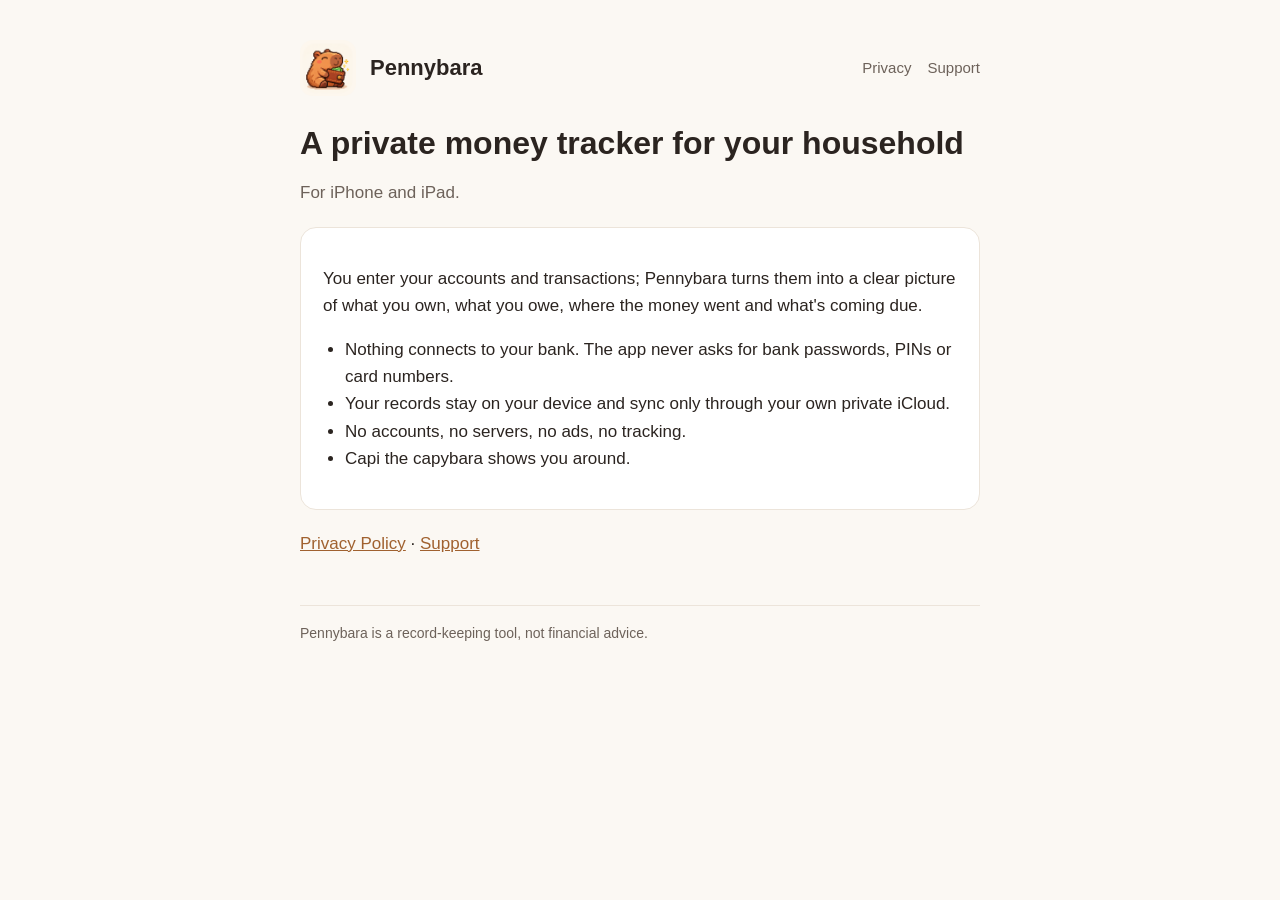
<file: index.html>
<!doctype html>
<html lang="en">
<head>
<meta charset="utf-8">
<meta name="viewport" content="width=device-width, initial-scale=1">
<title>Pennybara</title>
<meta name="description" content="Pennybara is a private money tracker for your household. Your records stay on your device and your own iCloud.">
<link rel="icon" href="icon.png">
<link rel="stylesheet" href="style.css">
</head>
<body>
<main>
  <header>
    <img src="icon.png" alt="">
    <a href="./">Pennybara</a>
    <nav><a href="privacy/">Privacy</a><a href="support/">Support</a></nav>
  </header>

  <h1>A private money tracker for your household</h1>
  <p class="muted">For iPhone and iPad.</p>

  <div class="card">
    <p>You enter your accounts and transactions; Pennybara turns them into a clear picture of what
    you own, what you owe, where the money went and what's coming due.</p>
    <ul>
      <li>Nothing connects to your bank. The app never asks for bank passwords, PINs or card numbers.</li>
      <li>Your records stay on your device and sync only through your own private iCloud.</li>
      <li>No accounts, no servers, no ads, no tracking.</li>
      <li>Capi the capybara shows you around.</li>
    </ul>
  </div>

  <p><a href="privacy/">Privacy Policy</a> · <a href="support/">Support</a></p>

  <footer>Pennybara is a record-keeping tool, not financial advice.</footer>
</main>
</body>
</html>
</file>
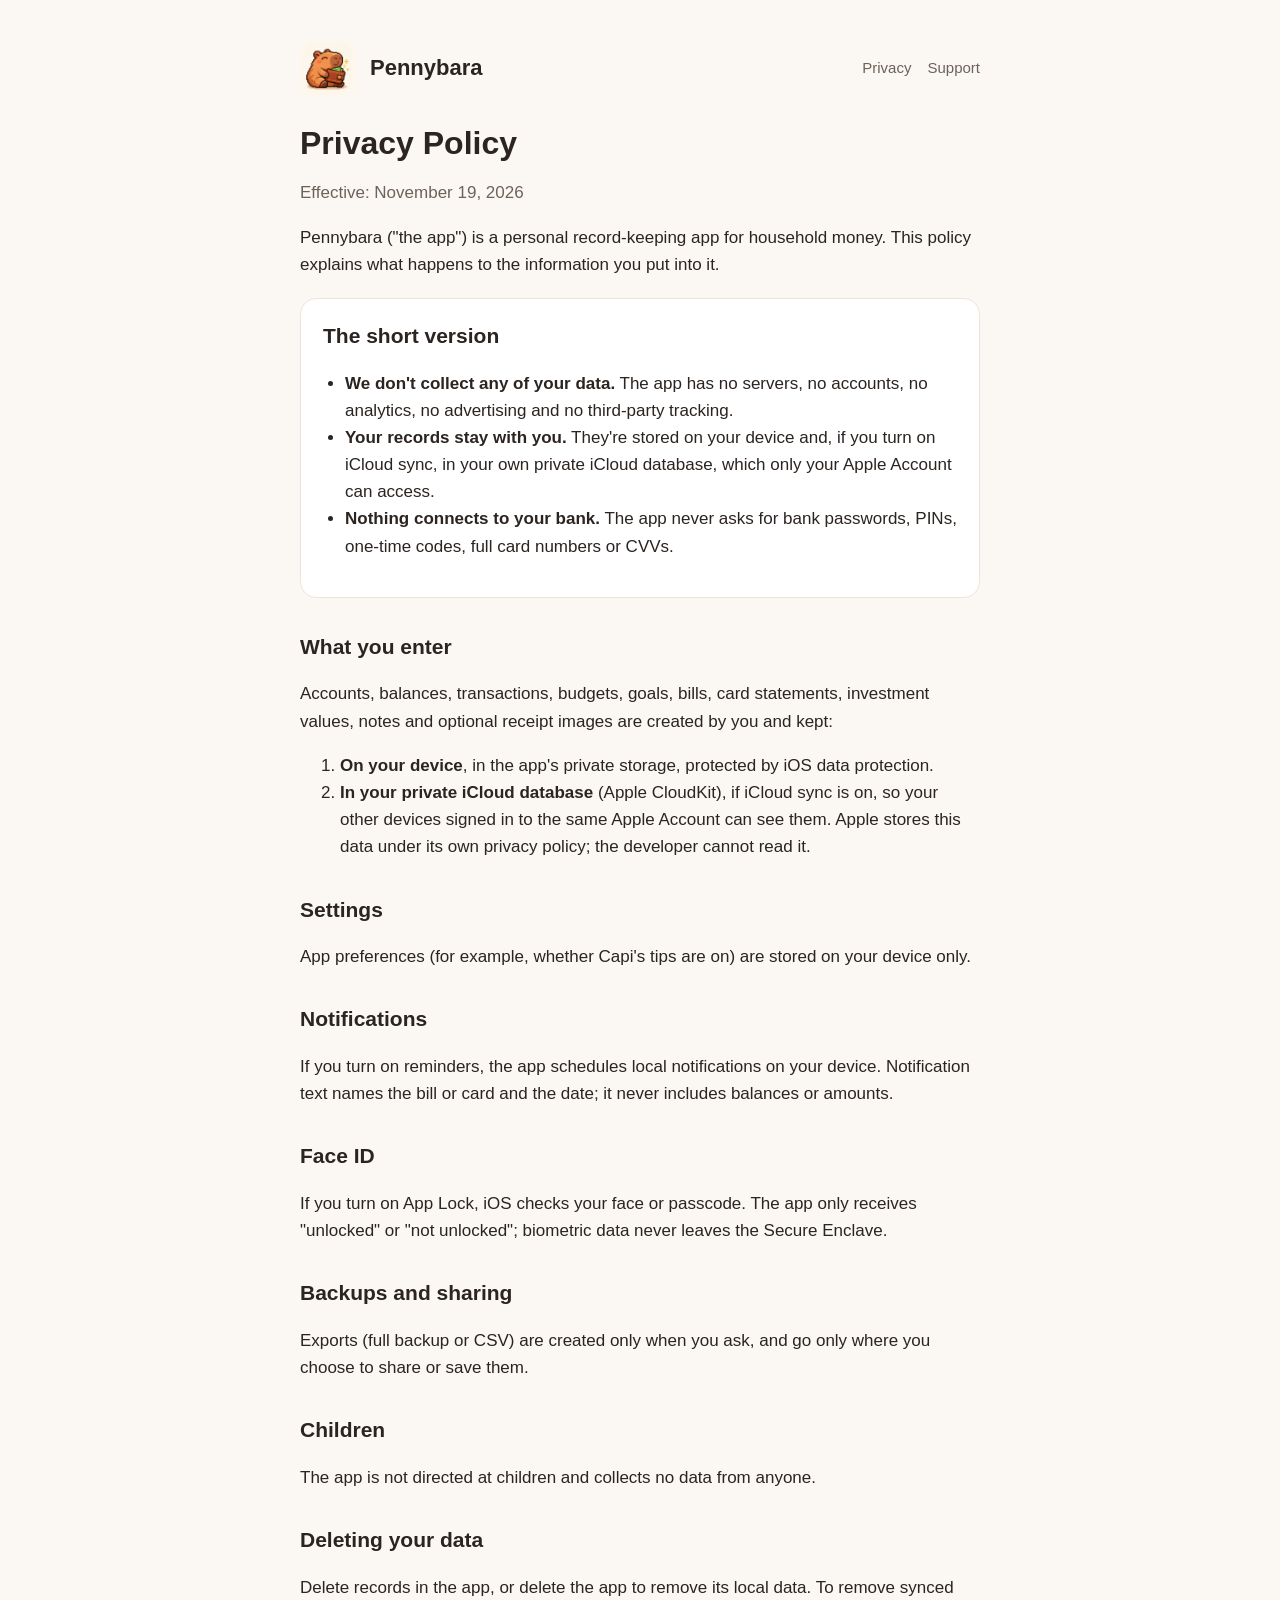
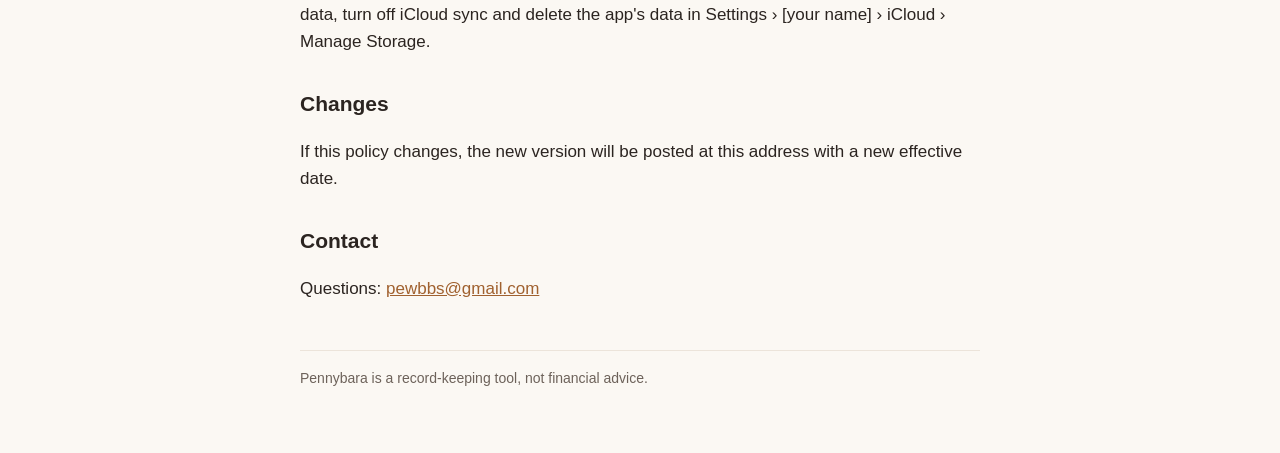
<file: privacy/index.html>
<!doctype html>
<html lang="en">
<head>
<meta charset="utf-8">
<meta name="viewport" content="width=device-width, initial-scale=1">
<title>Pennybara Privacy Policy</title>
<link rel="icon" href="../icon.png">
<link rel="stylesheet" href="../style.css">
</head>
<body>
<main>
  <header>
    <img src="../icon.png" alt="">
    <a href="../">Pennybara</a>
    <nav><a href="../privacy/">Privacy</a><a href="../support/">Support</a></nav>
  </header>

  <h1>Privacy Policy</h1>
  <p class="muted">Effective: November 19, 2026</p>

  <p>Pennybara ("the app") is a personal record-keeping app for household money. This policy
  explains what happens to the information you put into it.</p>

  <div class="card">
    <h2 style="margin-top:0">The short version</h2>
    <ul>
      <li><strong>We don't collect any of your data.</strong> The app has no servers, no accounts, no
        analytics, no advertising and no third-party tracking.</li>
      <li><strong>Your records stay with you.</strong> They're stored on your device and, if you turn on
        iCloud sync, in your own private iCloud database, which only your Apple Account can access.</li>
      <li><strong>Nothing connects to your bank.</strong> The app never asks for bank passwords, PINs,
        one-time codes, full card numbers or CVVs.</li>
    </ul>
  </div>

  <h2>What you enter</h2>
  <p>Accounts, balances, transactions, budgets, goals, bills, card statements, investment values,
  notes and optional receipt images are created by you and kept:</p>
  <ol>
    <li><strong>On your device</strong>, in the app's private storage, protected by iOS data protection.</li>
    <li><strong>In your private iCloud database</strong> (Apple CloudKit), if iCloud sync is on, so your
      other devices signed in to the same Apple Account can see them. Apple stores this data under its
      own privacy policy; the developer cannot read it.</li>
  </ol>

  <h2>Settings</h2>
  <p>App preferences (for example, whether Capi's tips are on) are stored on your device only.</p>

  <h2>Notifications</h2>
  <p>If you turn on reminders, the app schedules local notifications on your device. Notification
  text names the bill or card and the date; it never includes balances or amounts.</p>

  <h2>Face ID</h2>
  <p>If you turn on App Lock, iOS checks your face or passcode. The app only receives "unlocked" or
  "not unlocked"; biometric data never leaves the Secure Enclave.</p>

  <h2>Backups and sharing</h2>
  <p>Exports (full backup or CSV) are created only when you ask, and go only where you choose to
  share or save them.</p>

  <h2>Children</h2>
  <p>The app is not directed at children and collects no data from anyone.</p>

  <h2>Deleting your data</h2>
  <p>Delete records in the app, or delete the app to remove its local data. To remove synced data,
  turn off iCloud sync and delete the app's data in Settings › [your name] › iCloud › Manage Storage.</p>

  <h2>Changes</h2>
  <p>If this policy changes, the new version will be posted at this address with a new effective date.</p>

  <h2>Contact</h2>
  <p>Questions: <a href="mailto:pewbbs@gmail.com">pewbbs@gmail.com</a></p>

  <footer>Pennybara is a record-keeping tool, not financial advice.</footer>
</main>
</body>
</html>
</file>
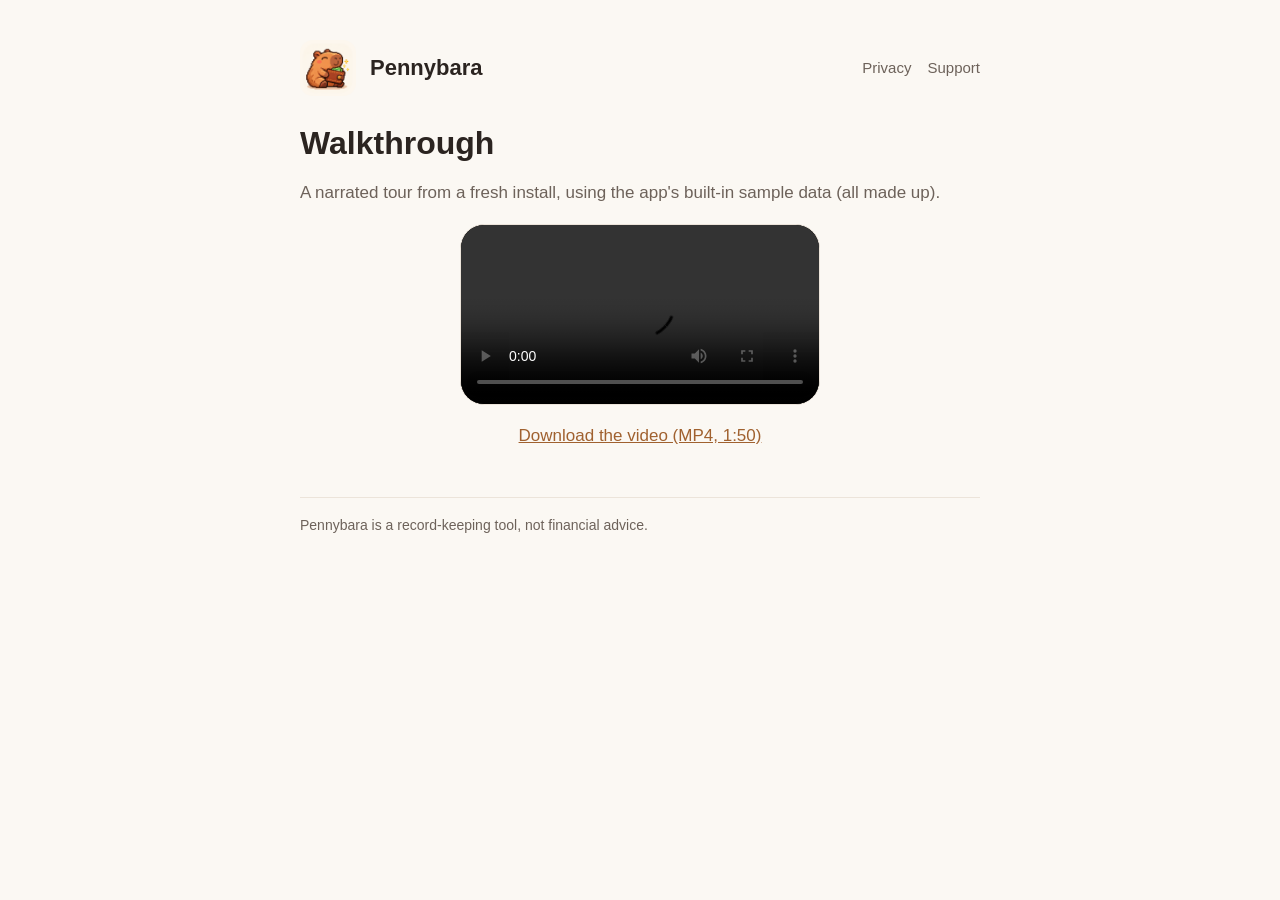
<file: review/index.html>
<!doctype html>
<html lang="en">
<head>
<meta charset="utf-8">
<meta name="viewport" content="width=device-width, initial-scale=1">
<title>Pennybara Walkthrough</title>
<link rel="icon" href="../icon.png">
<link rel="stylesheet" href="../style.css">
<style>video{display:block;width:100%;max-width:360px;margin:8px auto 0;border-radius:24px;border:1px solid var(--line);background:#000}</style>
</head>
<body>
<main>
  <header>
    <img src="../icon.png" alt="">
    <a href="../">Pennybara</a>
    <nav><a href="../privacy/">Privacy</a><a href="../support/">Support</a></nav>
  </header>
  <h1>Walkthrough</h1>
  <p class="muted">A narrated tour from a fresh install, using the app's built-in sample data (all made up).</p>
  <video src="walkthrough.mp4" controls playsinline preload="metadata"></video>
  <p class="muted" style="text-align:center"><a href="walkthrough.mp4">Download the video (MP4, 1:50)</a></p>
  <footer>Pennybara is a record-keeping tool, not financial advice.</footer>
</main>
</body>
</html>
</file>
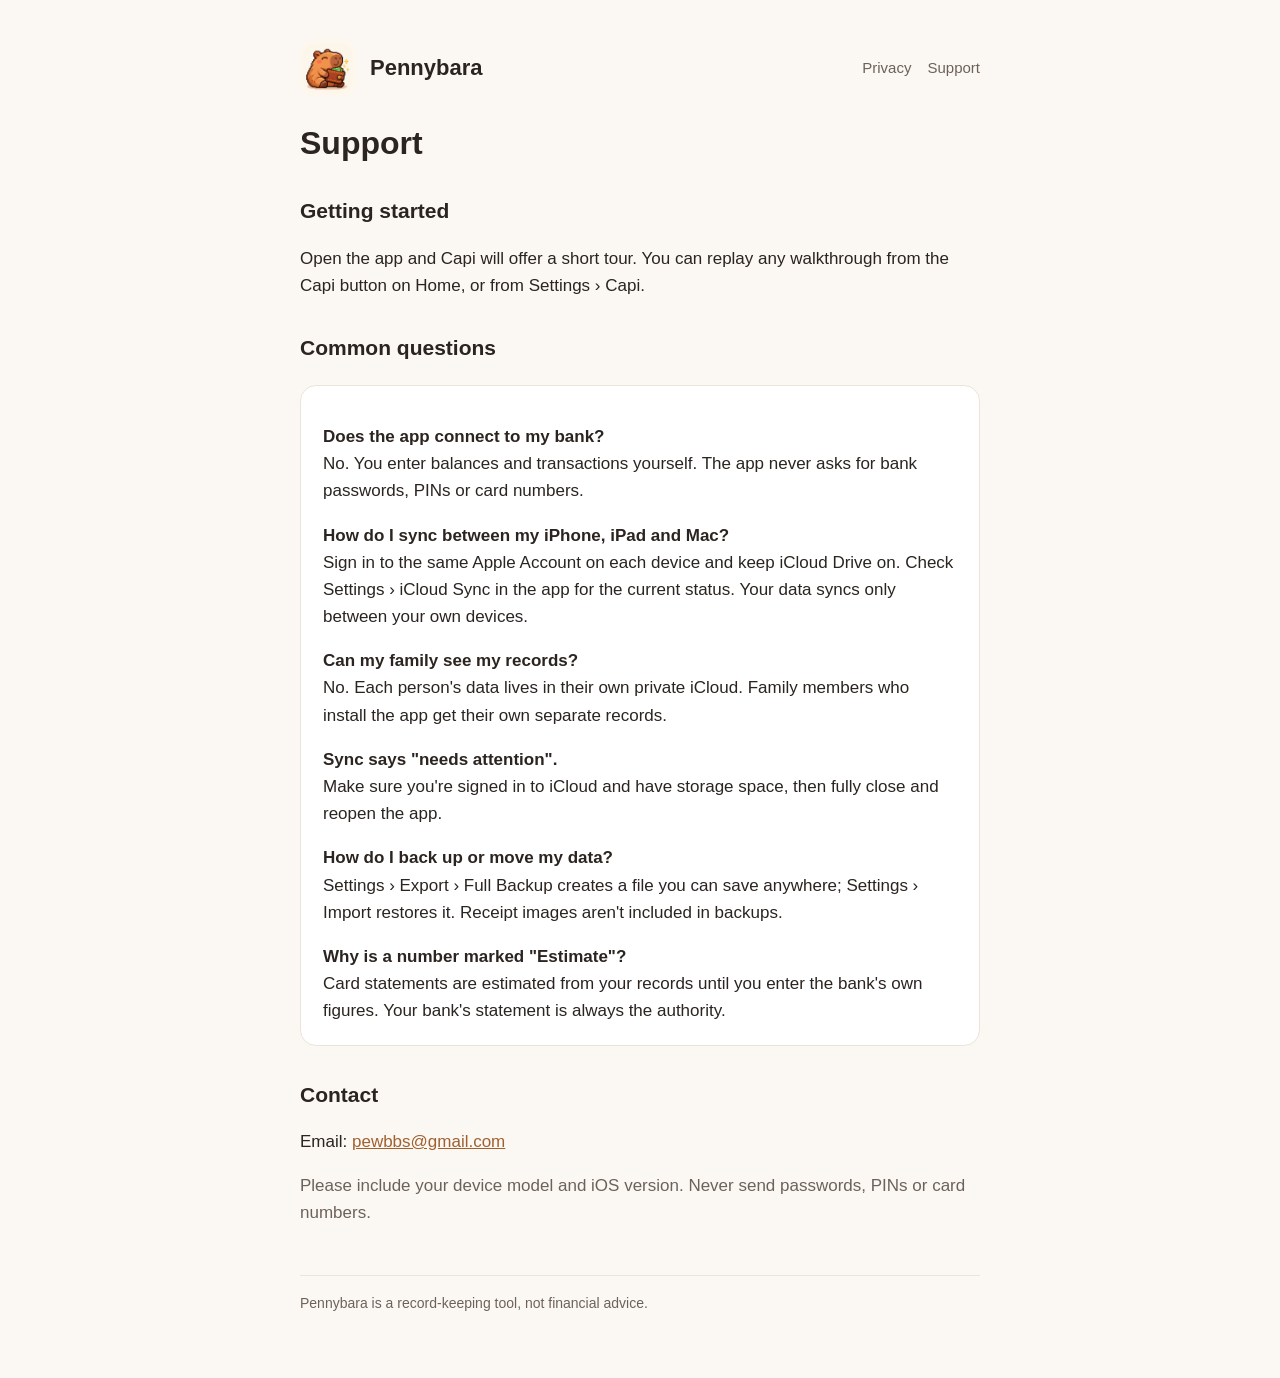
<file: support/index.html>
<!doctype html>
<html lang="en">
<head>
<meta charset="utf-8">
<meta name="viewport" content="width=device-width, initial-scale=1">
<title>Pennybara Support</title>
<link rel="icon" href="../icon.png">
<link rel="stylesheet" href="../style.css">
</head>
<body>
<main>
  <header>
    <img src="../icon.png" alt="">
    <a href="../">Pennybara</a>
    <nav><a href="../privacy/">Privacy</a><a href="../support/">Support</a></nav>
  </header>

  <h1>Support</h1>

  <h2>Getting started</h2>
  <p>Open the app and Capi will offer a short tour. You can replay any walkthrough from the Capi
  button on Home, or from Settings › Capi.</p>

  <h2>Common questions</h2>

  <div class="card">
    <p><strong>Does the app connect to my bank?</strong><br>
    No. You enter balances and transactions yourself. The app never asks for bank passwords, PINs or
    card numbers.</p>

    <p><strong>How do I sync between my iPhone, iPad and Mac?</strong><br>
    Sign in to the same Apple Account on each device and keep iCloud Drive on. Check Settings ›
    iCloud Sync in the app for the current status. Your data syncs only between your own devices.</p>

    <p><strong>Can my family see my records?</strong><br>
    No. Each person's data lives in their own private iCloud. Family members who install the app get
    their own separate records.</p>

    <p><strong>Sync says "needs attention".</strong><br>
    Make sure you're signed in to iCloud and have storage space, then fully close and reopen the app.</p>

    <p><strong>How do I back up or move my data?</strong><br>
    Settings › Export › Full Backup creates a file you can save anywhere; Settings › Import restores
    it. Receipt images aren't included in backups.</p>

    <p style="margin-bottom:0"><strong>Why is a number marked "Estimate"?</strong><br>
    Card statements are estimated from your records until you enter the bank's own figures. Your
    bank's statement is always the authority.</p>
  </div>

  <h2>Contact</h2>
  <p>Email: <a href="mailto:pewbbs@gmail.com">pewbbs@gmail.com</a></p>
  <p class="muted">Please include your device model and iOS version. Never send passwords, PINs or card numbers.</p>

  <footer>Pennybara is a record-keeping tool, not financial advice.</footer>
</main>
</body>
</html>
</file>
<file: style.css>
:root {
  --bg: #fbf8f3;
  --card: #ffffff;
  --text: #2b2420;
  --muted: #6d625a;
  --accent: #a0612f;
  --line: #ece4da;
  color-scheme: light;
}
@media (prefers-color-scheme: dark) {
  :root {
    --bg: #1b1714;
    --card: #25201c;
    --text: #f2ebe3;
    --muted: #b3a79c;
    --accent: #e0a46e;
    --line: #3a322c;
    color-scheme: dark;
  }
}
* { box-sizing: border-box; }
body {
  margin: 0;
  background: var(--bg);
  color: var(--text);
  font: 17px/1.6 -apple-system, BlinkMacSystemFont, "SF Pro Text", "Segoe UI", Roboto, sans-serif;
}
main { max-width: 720px; margin: 0 auto; padding: 40px 20px 64px; }
header { display: flex; align-items: center; gap: 14px; margin-bottom: 28px; }
header img { width: 56px; height: 56px; border-radius: 13px; }
header a { color: inherit; text-decoration: none; font-weight: 700; font-size: 22px; }
nav { margin-left: auto; display: flex; gap: 16px; font-size: 15px; }
nav a { color: var(--muted); font-weight: 500; font-size: 15px; }
h1 { font-size: 32px; line-height: 1.2; margin: 0 0 6px; }
h2 { font-size: 21px; margin: 32px 0 8px; }
p, li { color: var(--text); }
.muted { color: var(--muted); }
a { color: var(--accent); }
.card { background: var(--card); border: 1px solid var(--line); border-radius: 16px; padding: 20px 22px; margin: 20px 0; }
ul { padding-left: 22px; }
footer { margin-top: 48px; padding-top: 16px; border-top: 1px solid var(--line); color: var(--muted); font-size: 14px; }
@media (max-width: 480px) {
  header { flex-wrap: wrap; }
  nav { margin-left: 0; width: 100%; }
  h1 { font-size: 27px; }
}
</file>
